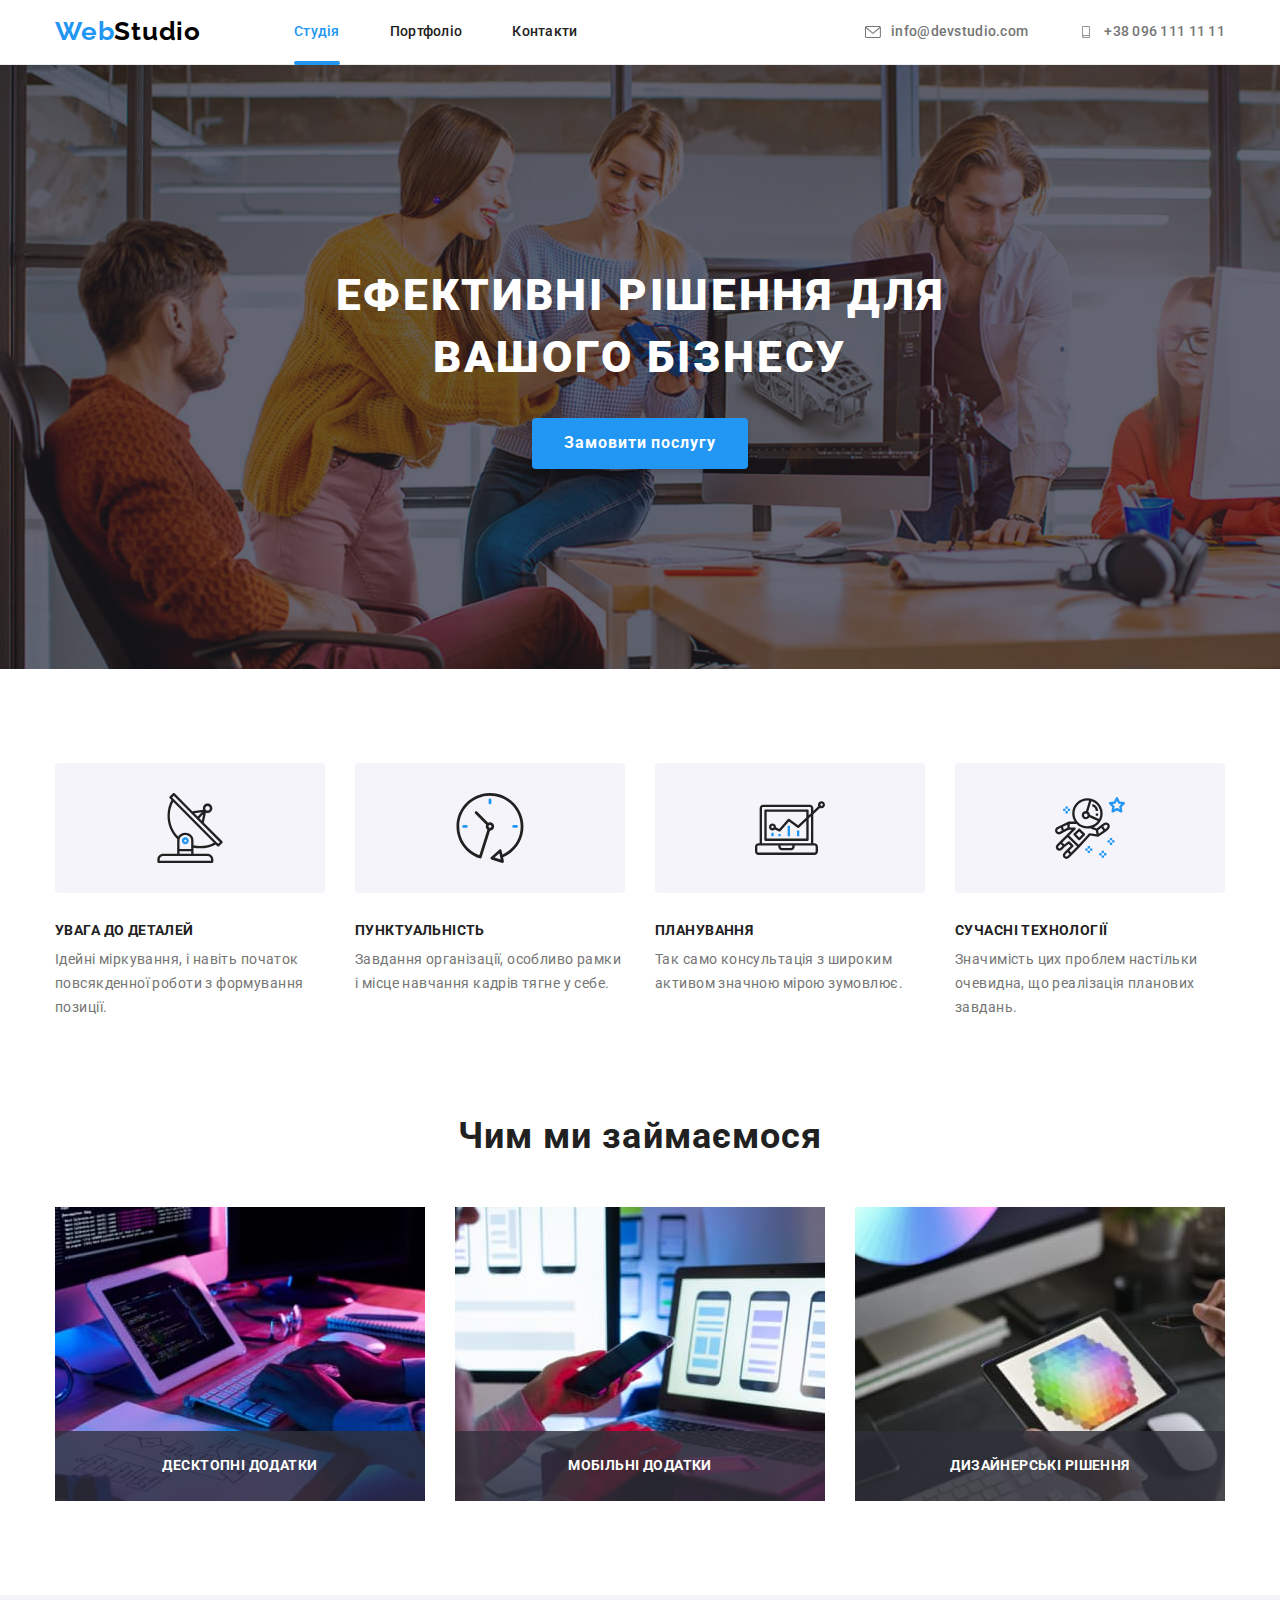
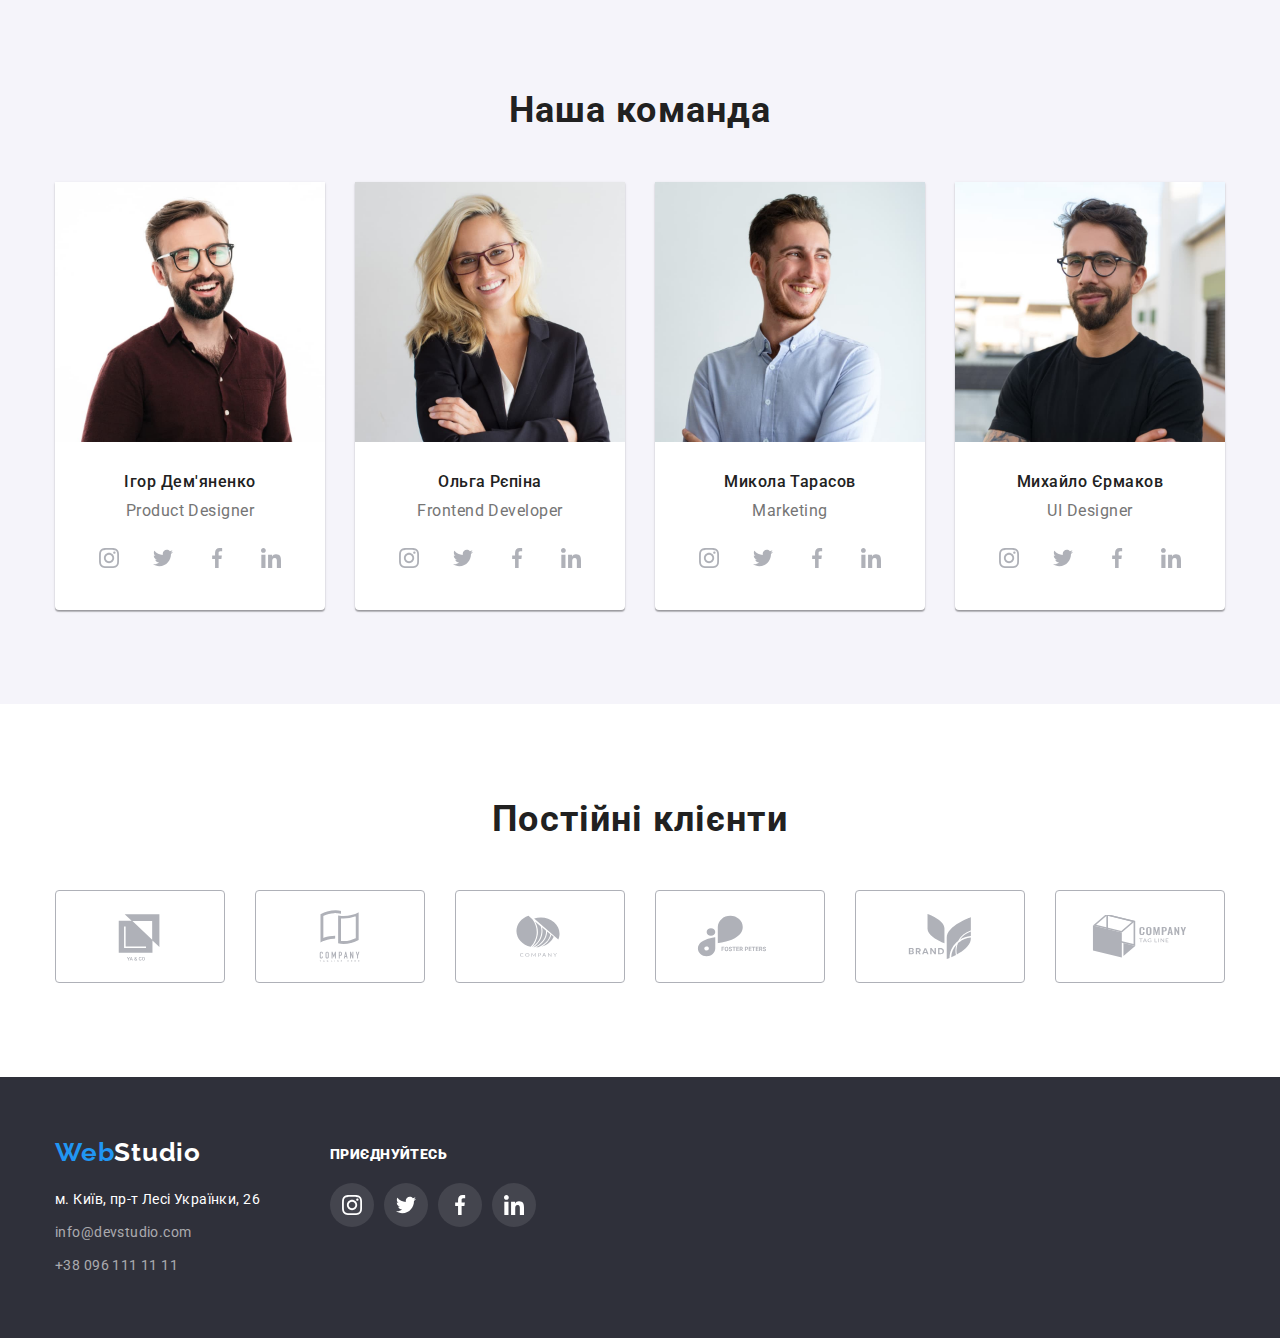
<file: index.html>
<!DOCTYPE html>
<html lang="uk">

<head>
	<meta charset="UTF-8">
	<meta http-equiv="X-UA-Compatible" content="IE=edge">
	<meta name="viewport" content="width=device-width, initial-scale=1.0">
	<title>WebStudio | Creative workshop</title>
	<link rel="preconnect" href="https://fonts.googleapis.com">
	<link rel="preconnect" href="https://fonts.gstatic.com" crossorigin>
	<link
		href="https://fonts.googleapis.com/css2?family=Raleway:wght@700&family=Roboto:wght@400;500;700;900&display=swap"
		rel="stylesheet">
	<link rel="stylesheet" href="https://cdn.jsdelivr.net/npm/modern-normalize@1.1.0/modern-normalize.min.css" />
	<link href="./css/style.css" rel="stylesheet">
</head>

<body>
	<!-- header block-->
	<header class="header">
		<div class="header-container container">
			<nav class="header-nav">
				<a class="logo header-logo" href="./index.html"><span class="blue-part">Web</span><span
						class="black-part">Studio</span></a>
				<ul class="site-list list">
					<li><a class="header-link active-site-link link" href="./index.html">Студія</a></li>
					<li><a class="header-link link" href="./portfolio.html">Портфоліо</a></li>
					<li><a class="header-link link" href="">Контакти</a></li>
				</ul>
			</nav>
			<ul class="contacts-list list">
				<li><a class="link contact" href="mailto:info@devstudio.com">
						<svg class="icon-contact" width="16" height="12">
							<use href="./images/icons-no-optomization.svg#icon-mail"></use>
						</svg>
						info@devstudio.com</a></li>
				<li><a class="link contact" href="tel:+380961111111">
						<svg class="icon-contact" width="16" height="12">
							<use href="./images/icons.svg#icon-phone"></use>
						</svg>
						+38 096 111 11 11</a></li>
			</ul>
		</div>
	</header>

	<!-- main block -->
	<main>
		<!-- hero -->
		<div class="hero-bg">
			<section class="hero">
				<div class="container ">
					<h1 class="hero-title">Ефективні рішення для вашого бізнесу</h1>
					<button class="button-primary" type="button" data-modal-open>Замовити послугу</button>
				</div>
			</section>
		</div>


		<!-- Advantages -->
		<section class="advantages section">
			<div class="container">
				<!-- h2 won't to show here -->
				<h2 class="visually-hidden">Переваги компанії</h2>
				<ul class="advantages-list list">
					<li class="advantages-item">
						<div class="advantages-icon-wrapper">
							<svg class="advantages-icon">
								<use href="./images/icons.svg#icon-antenna"></use>
							</svg>
						</div>
						<h3 class="advantage-title">УВАГА ДО ДЕТАЛЕЙ</h3>
						<p class="advantage-desc">Ідейні міркування, і навіть початок повсякденної роботи з формування
							позиції.
						</p>
					</li>
					<li class="advantages-item">
						<div class="advantages-icon-wrapper">
							<svg class="advantages-icon">
								<use href="./images/icons.svg#icon-clock"></use>
							</svg>
						</div>
						<h3 class="advantage-title">ПУНКТУАЛЬНІСТЬ</h3>
						<p class="advantage-desc">Завдання організації, особливо рамки і місце навчання кадрів тягне у себе.
						</p>
					</li>
					<li class="advantages-item">
						<div class="advantages-icon-wrapper">
							<svg class="advantages-icon">
								<use href="./images/icons.svg#icon-diagram"></use>
							</svg>
						</div>
						<h3 class="advantage-title">ПЛАНУВАННЯ</h3>
						<p class="advantage-desc">Так само консультація з широким активом значною мірою зумовлює.</p>
					</li>
					<li class="advantages-item">
						<div class="advantages-icon-wrapper">
							<svg class="advantages-icon">
								<use href="./images/icons.svg#icon-astronaut"></use>
							</svg>
						</div>
						<h3 class="advantage-title">СУЧАСНІ ТЕХНОЛОГІЇ</h3>
						<p class="advantage-desc">Значимість цих проблем настільки очевидна, що реалізація планових завдань.
						</p>
					</li>
				</ul>
			</div>
		</section>

		<!-- What we do -->
		<section class="work section">
			<div class="container">
				<h2 class="poster">Чим ми займаємося</h2>
				<ul class="work-list list">
					<li class="work-item">
						<div class="work-thumb">
							<img src="./images/studio-images/codding.jpg" width="370" alt="Програміст пише код додатку">
							<div class="work-description-wrapper">
								<p class="work-description">
									Десктопні додатки
								</p>
							</div>
						</div>
					</li>
					<li class="work-item">
						<div class="work-thumb">
							<img src="./images/studio-images/testing.jpg" width="370"
								alt="Тестувальник перевіряє роботу додатку">
							<div class="work-description-wrapper">
								<p class="work-description">
									Мобільні додатки </p>
							</div>
						</div>
					</li>
					<li class="work-item">
						<div class="work-thumb">
							<img src="./images/studio-images/dessigning.jpg" width="370"
								alt="Дизайнер розробляє кольорову схему додатку">
							<div class="work-description-wrapper">
								<p class="work-description">
									Дизайнерські рішення
								</p>
							</div>
						</div>
					</li>
				</ul>
			</div>
		</section>

		<!-- Team -->
		<section class="team section">
			<div class="container">
				<h2 class="poster">Наша команда</h2>
				<ul class="team-list list">
					<li class="team-item">
						<img class="team-item-avatar" src="./images/studio-images/person1.jpg" width="270"
							alt="Член команди Ігор Дем'яненко">
						<div class="team-item-wrapper">
							<h3 class="person-name">Ігор Дем'яненко</h3>
							<p class="person-profession">
								Product Designer
							</p>
							<ul class="social-list list">
								<li class="social-list-item">
									<a href="" class="social-link">
										<svg class="social-link-icon">
											<use href="./images/icons.svg#icon-instagram"></use>
										</svg>
									</a>
								</li>
								<li class="social-list-item">
									<a href="" class="social-link">
										<svg class="social-link-icon">
											<use href="./images/icons.svg#icon-twitter"></use>
										</svg>
									</a>
								</li>
								<li class="social-list-item">
									<a href="" class="social-link">
										<svg class="social-link-icon">
											<use href="./images/icons.svg#icon-facebook"></use>
										</svg>
									</a>
								</li>
								<li class="social-list-item">
									<a href="" class="social-link">
										<svg class="social-link-icon">
											<use href="./images/icons.svg#icon-linkedin"></use>
										</svg>
									</a>
								</li>
							</ul>
						</div>
					</li>
					<li class="team-item">
						<img class="team-item-avatar" src="./images/studio-images/person2.jpg" width="270"
							alt="Член команди Ольга Рєпіна">
						<div class="team-item-wrapper">
							<h3 class="person-name">Ольга Рєпіна</h3>
							<p class="person-profession">
								Frontend Developer
							</p>
							<ul class="social-list list">
								<li class="social-list-item">
									<a href="" class="social-link">
										<svg class="social-link-icon">
											<use href="./images/icons.svg#icon-instagram"></use>
										</svg>
									</a>
								</li>
								<li class="social-list-item">
									<a href="" class="social-link">
										<svg class="social-link-icon">
											<use href="./images/icons.svg#icon-twitter"></use>
										</svg>
									</a>
								</li>
								<li class="social-list-item">
									<a href="" class="social-link">
										<svg class="social-link-icon">
											<use href="./images/icons.svg#icon-facebook"></use>
										</svg>
									</a>
								</li>
								<li class="social-list-item">
									<a href="" class="social-link">
										<svg class="social-link-icon">
											<use href="./images/icons.svg#icon-linkedin"></use>
										</svg>
									</a>
								</li>
							</ul>
						</div>
					</li>
					<li class="team-item">
						<img class="team-item-avatar" src="./images/studio-images/person3.jpg" width="270"
							alt="Член команди Микола Тарасов">
						<div class="team-item-wrapper">
							<h3 class="person-name">Микола Тарасов</h3>
							<p class="person-profession">
								Marketing
							</p>
							<ul class="social-list list">
								<li class="social-list-item">
									<a href="" class="social-link">
										<svg class="social-link-icon">
											<use href="./images/icons.svg#icon-instagram"></use>
										</svg>
									</a>
								</li>
								<li class="social-list-item">
									<a href="" class="social-link">
										<svg class="social-link-icon">
											<use href="./images/icons.svg#icon-twitter"></use>
										</svg>
									</a>
								</li>
								<li class="social-list-item">
									<a href="" class="social-link">
										<svg class="social-link-icon">
											<use href="./images/icons.svg#icon-facebook"></use>
										</svg>
									</a>
								</li>
								<li class="social-list-item">
									<a href="" class="social-link">
										<svg class="social-link-icon">
											<use href="./images/icons.svg#icon-linkedin"></use>
										</svg>
									</a>
								</li>
							</ul>
						</div>
					</li>
					<li class="team-item">
						<img class="team-item-avatar" src="./images/studio-images/person4.jpg" width="270"
							alt="Член команди Михайло Єрмаков">
						<div class="team-item-wrapper">
							<h3 class="person-name">Михайло Єрмаков</h3>
							<p class="person-profession">
								UI Designer
							</p>
							<ul class="social-list list">
								<li class="social-list-item">
									<a href="" class="social-link">
										<svg class="social-link-icon">
											<use href="./images/icons.svg#icon-instagram"></use>
										</svg>
									</a>
								</li>
								<li class="social-list-item">
									<a href="" class="social-link">
										<svg class="social-link-icon">
											<use href="./images/icons.svg#icon-twitter"></use>
										</svg>
									</a>
								</li>
								<li class="social-list-item">
									<a href="" class="social-link">
										<svg class="social-link-icon">
											<use href="./images/icons.svg#icon-facebook"></use>
										</svg>
									</a>
								</li>
								<li class="social-list-item">
									<a href="" class="social-link">
										<svg class="social-link-icon">
											<use href="./images/icons.svg#icon-linkedin"></use>
										</svg>
									</a>
								</li>
							</ul>
						</div>
					</li>
				</ul>
			</div>
		</section>


		<!-- clients -->

		<section class="section clients">

			<div class="container">
				<h2 class="poster">Постійні клієнти</h2>
				<ul class="clients-list list">
					<li class="clients-item">
						<a href="" class="client-link">
							<svg class="client-icon">
								<use href="./images/icons.svg#icon-yago"></use>
							</svg>
						</a>
					</li>
					<li class="clients-item">
						<a href="" class="client-link">
							<svg class="client-icon">
								<use href="./images/icons.svg#icon-company-tagline1"></use>
							</svg>
						</a>
					</li>
					<li class="clients-item">
						<a href="" class="client-link">
							<svg class="client-icon">
								<use href="./images/icons.svg#icon-company"></use>
							</svg>
						</a>
					</li>
					<li class=" clients-item">
						<a href="" class="client-link">
							<svg class="client-icon">
								<use href="./images/icons.svg#icon-foster"></use>
							</svg>
						</a>
					</li>
					<li class="clients-item">
						<a href="" class="client-link">
							<svg class="client-icon">
								<use href="./images/icons.svg#icon-brand"></use>
							</svg>
						</a>
					</li>
					<li class="clients-item">
						<a href="" class="client-link">
							<svg class="client-icon">
								<use href="./images/icons.svg#icon-company-tagline2"></use>
							</svg>
						</a>
					</li>
				</ul>
			</div>

		</section>

	</main>

	<!-- footer block -->
	<footer class="footer">
		<div class="container footer-block">
			<div class="footer-contact-block">
				<a class="logo footer-logo" href="./index.html"><span class="blue-part">Web</span><span
						class="white-part">Studio</span></a>
				<address>
					<ul class="address-list">
						<li class="address-item"><a class="footer-map"
								href="hhttps://www.google.com.ua/maps/place/%D0%B1%D1%83%D0%BB%D1%8C%D0%B2%D0%B0%D1%80+%D0%9B%D0%B5%D1%81%D1%96+%D0%A3%D0%BA%D1%80%D0%B0%D1%97%D0%BD%D0%BA%D0%B8,+26,+%D0%9A%D0%B8%D1%97%D0%B2,+02000/@50.4265807,30.5383858,17z/data=!3m1!4b1!4m5!3m4!1s0x40d4cf0e033ecbe9:0x57a4dffefec77da0!8m2!3d50.4265807!4d30.5383859?hl=uk"
								target="_blank" rel="noopener noreferrer">м. Київ, пр-т Лесі Українки, 26</a></li>
						<li class="address-item"><a class="link footer-contact"
								href="mailto:info@devstudio.com">info@devstudio.com</a>
						</li>
						<li class="address-item"><a class="link footer-contact" href="tel:+380961111111">+38 096 111 11 11</a>
						</li>
					</ul>
				</address>
			</div>
			<div class="footer-social-block">
				<h2 class='footer-go'><strong>Приєднуйтесь</strong></h2>
				<ul class="footer-social-list list">
					<li class="footer-social-item">
						<a href="" class="footer-social-link">
							<svg class="footer-social-icon">
								<use href="./images/icons.svg#icon-instagram"></use>
							</svg>
						</a>
					</li>
					<li class="footer-social-item">
						<a href="" class="footer-social-link">
							<svg class="footer-social-icon">
								<use href="./images/icons.svg#icon-twitter"></use>
							</svg>
						</a>
					</li>
					<li class="footer-social-item">
						<a href="" class="footer-social-link">
							<svg class="footer-social-icon">
								<use href="./images/icons.svg#icon-facebook"></use>
							</svg>
						</a>
					</li>
					<li class="footer-social-item">
						<a href="" class="footer-social-link">
							<svg class="footer-social-icon">
								<use href="./images/icons.svg#icon-linkedin"></use>
							</svg>
						</a>
					</li>
				</ul>
			</div>
		</div>
	</footer>

	<div class="backdrop is-hidden" data-modal>
		<div class="modal">
			<p class="modal-text">
				Lorem ipsum dolor sit amet, consectetur adipisicing elit. Necessitatibus quis ipsa eius iste maxime quam
				odit
				ullam consequuntur laudantium, corporis corrupti voluptatum obcaecati praesentium nobis unde perferendis id
				earum exercitationem?
			</p>
			<button class="modal-close-btn" type="button" data-modal-close>
				<svg class="modal-close-btn-icon" width="25" height="25">
					<use href="./images/icons.svg#icon-cross"></use>
				</svg>
			</button>
		</div>
	</div>


	<script src="./js/modal.js"></script>
</body>

</html>
</file>
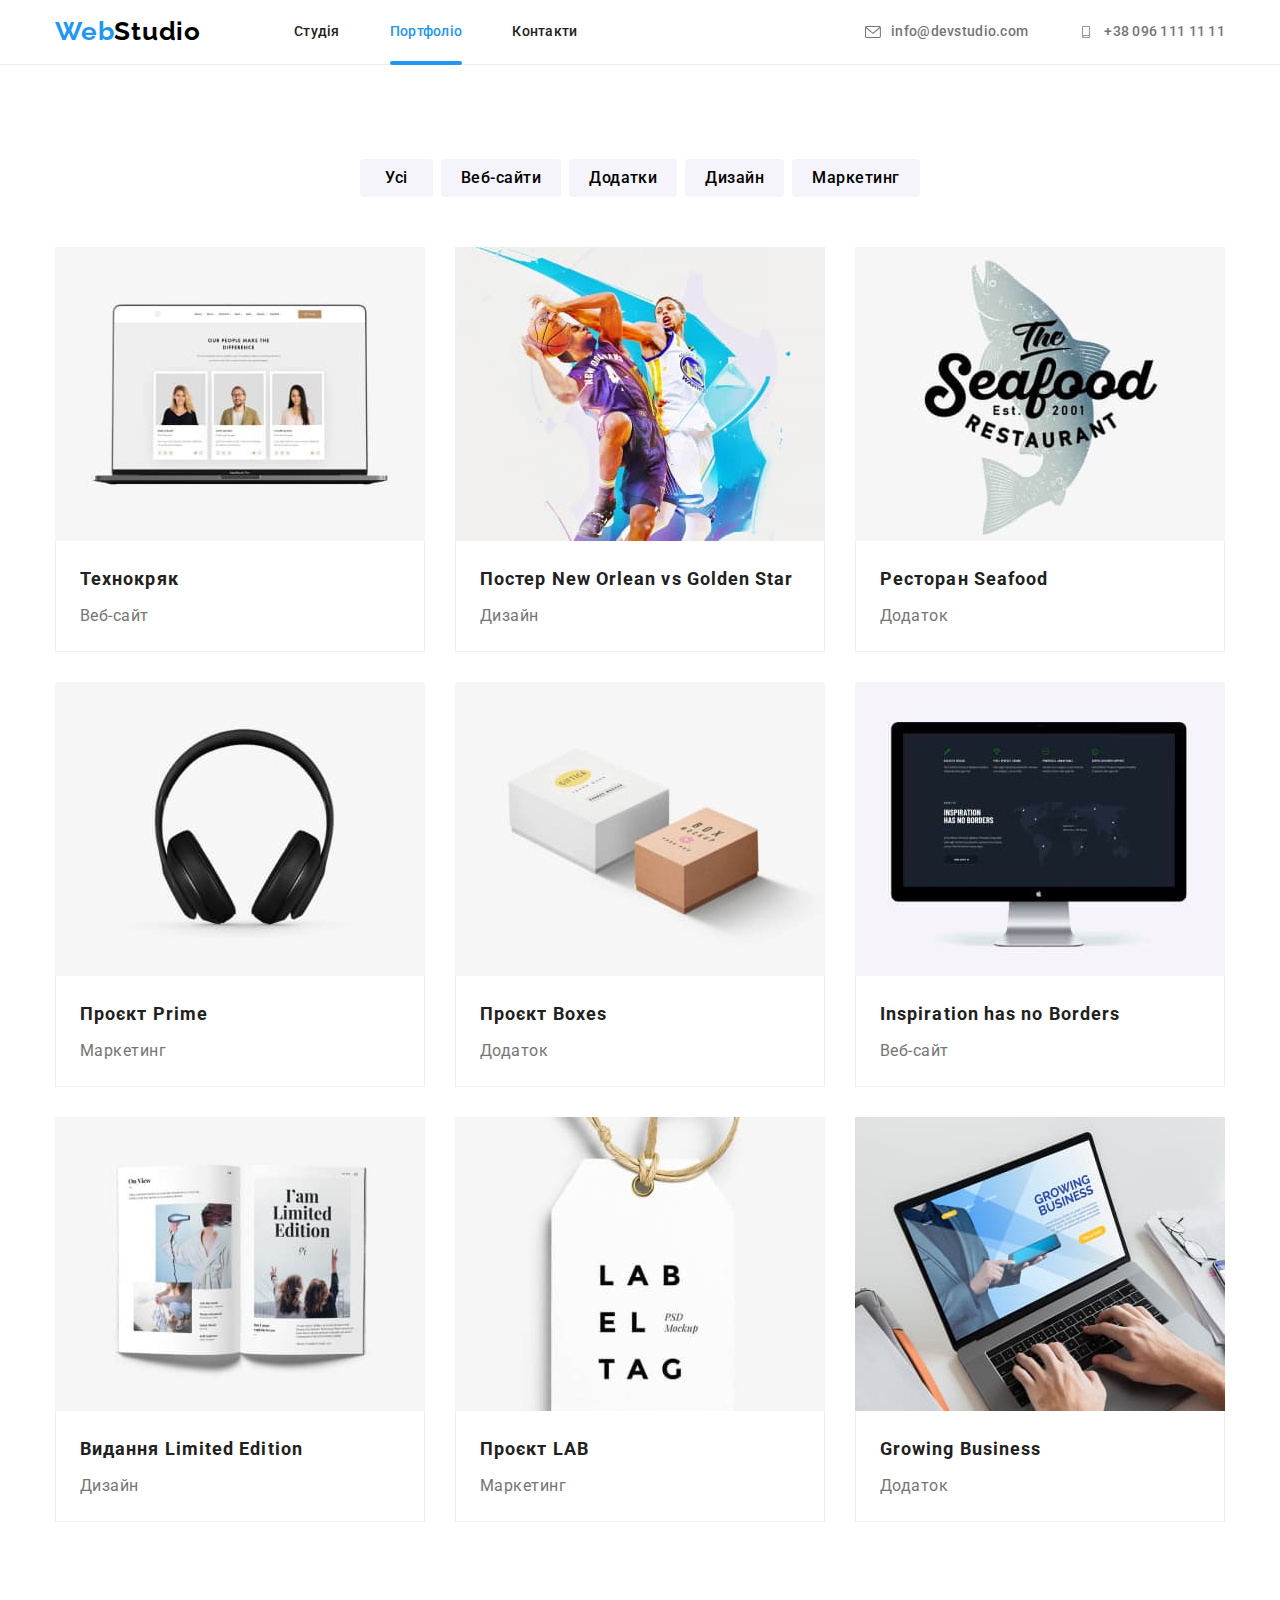
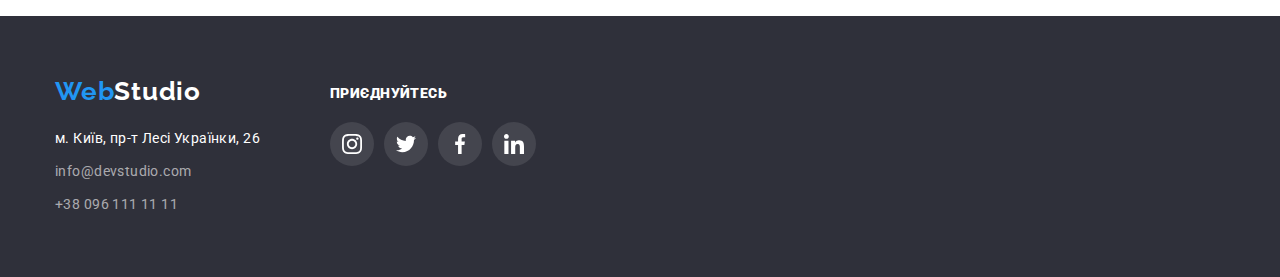
<file: portfolio.html>
<!DOCTYPE html>
<html lang="uk">

<head>
	<meta charset="UTF-8">
	<meta http-equiv="X-UA-Compatible" content="IE=edge">
	<meta name="viewport" content="width=device-width, initial-scale=1.0">
	<title>WebStudio | Portfolio</title>
	<link rel="preconnect" href="https://fonts.googleapis.com">
	<link rel="preconnect" href="https://fonts.gstatic.com" crossorigin>
	<link
		href="https://fonts.googleapis.com/css2?family=Raleway:wght@700&family=Roboto:wght@400;500;700;900&display=swap"
		rel="stylesheet">
	<link rel="stylesheet" href="https://cdn.jsdelivr.net/npm/modern-normalize@1.1.0/modern-normalize.min.css" />
	<link href="./css/style.css" rel="stylesheet">
</head>

<body>
	<!-- header block-->
	<header class="header">
		<div class="header-container container">
			<nav class="header-nav">
				<a class="logo" href="./index.html"><span class="blue-part">Web</span><span
						class="black-part">Studio</span></a>
				<ul class="site-list list">
					<li><a class="header-link site-link link" href="./index.html">Студія</a></li>
					<li><a class="header-link site-link active-site-link link" href="./portfolio.html">Портфоліо</a>
					</li>
					<li><a class="header-link site-link link" href="">Контакти</a></li>
				</ul>
			</nav>
			<ul class="contacts-list list">
				<li><a class="link contact" href="mailto:info@devstudio.com">
						<svg class="icon-contact" width="16" height="12">
							<use href="./images/icons-no-optomization.svg#icon-mail"></use>
						</svg>
						info@devstudio.com
					</a></li>
				<li><a class="link contact" href="tel:+380961111111">
						<svg class="icon-contact" width="16" height="12">
							<use href="./images/icons.svg#icon-phone"></use>
						</svg>
						+38 096 111 11 11</a></li>
			</ul>
		</div>
	</header>

	<!-- main block -->
	<main class="main section">

		<section>
			<div class="container">
				<!-- h1 will not show here -->
				<h1 class="visually-hidden">Пошук робіт компанії WebStudio</h1>

				<!-- Buttons -->
				<ul class="filter-list list">
					<li><button class="filter-button filter-button-different" type="button">Усі</button></li>
					<li><button class="filter-button" type="button">Веб-сайти</button>
					</li>
					<li><button class="filter-button" type="button">Додатки</button></li>
					<li><button class="filter-button" type="button">Дизайн</button></li>
					<li><button class="filter-button" type="button">Маркетинг</button></li>
				</ul>

				<!-- Cards list result -->
				<ul class="results-list list">
					<li class="results-link">
						<a href="" class="link-for-result">
							<div class="result-thumb">
								<img src=" ./images/portfolio-images/techno.jpg" alt="Веб-сайт компанії Технокряк">
								<div class="result-overlay">
									<p class="strategies-overlay-text">
										Ресурс пропонує комплексні пропозиції з різним рівнем
										функціоналу та
										сервісів.
										Все це дозволить відвідувачу отримати
										вичерпні відомості про компанію чи приватну особу.
									</p>
								</div>
							</div>
							<div class="result-description-wrapper">
								<h2 class="result-title">Технокряк</h2>
								<p class="result-subtitle">Веб-сайт</p>
							</div>
						</a>
					</li>
					<li class="results-link">
						<a href="" class="link-for-result">
							<div class="result-thumb">
								<img src="./images/portfolio-images/poster.jpg" alt="Постер з баскетболістами">
								<div class="result-overlay">
									<p class="strategies-overlay-text">
										Ресурс пропонує комплексні пропозиції з різним рівнем
										функціоналу та
										сервісів.
										Все це дозволить відвідувачу отримати
										вичерпні відомості про компанію чи приватну особу.
									</p>
								</div>
							</div>
							<div class="result-description-wrapper">
								<h2 class="result-title">Постер New Orlean vs Golden Star</h2>
								<p class="result-subtitle">Дизайн</p>
							</div>
						</a>
					</li>
					<li class="results-link">
						<a href="" class="link-for-result">
							<div class="result-thumb">
								<img src="./images/portfolio-images/seafood.jpg" alt="Логотип ресторану Seafood">
								<div class="result-overlay">
									<p class="strategies-overlay-text">
										Ресурс пропонує комплексні пропозиції з різним рівнем
										функціоналу та
										сервісів.
										Все це дозволить відвідувачу отримати
										вичерпні відомості про компанію чи приватну особу.
									</p>
								</div>
							</div>
							<div class="result-description-wrapper">
								<h2 class="result-title">Ресторан Seafood</h2>
								<p class="result-subtitle">Додаток</p>
							</div>
						</a>
					</li>
					<li class="results-link">
						<a href="" class="link-for-result">
							<div class="result-thumb">
								<img src="./images/portfolio-images/prime.jpg" alt="Навушники компанії Prime">
								<div class="result-overlay">
									<p class="strategies-overlay-text">
										Ресурс пропонує комплексні пропозиції з різним рівнем
										функціоналу та
										сервісів.
										Все це дозволить відвідувачу отримати
										вичерпні відомості про компанію чи приватну особу.
									</p>
								</div>
							</div>
							<div class="result-description-wrapper">
								<h2 class="result-title">Проєкт Prime</h2>
								<p class="result-subtitle">Маркетинг</p>
							</div>
						</a>
					</li>
					<li class="results-link">
						<a href="" class="link-for-result">
							<div class="result-thumb">
								<img src="./images/portfolio-images/boxes.jpg" alt="Коробки компанії Boxes">
								<div class="result-overlay">
									<p class="strategies-overlay-text">
										Ресурс пропонує комплексні пропозиції з різним рівнем
										функціоналу та
										сервісів.
										Все це дозволить відвідувачу отримати
										вичерпні відомості про компанію чи приватну особу.
									</p>
								</div>
							</div>
							<div class="result-description-wrapper">
								<h2 class="result-title">Проєкт Boxes</h2>
								<p class="result-subtitle">Додаток</p>
							</div>
						</a>
					</li>
					<li class="results-link">
						<a href="" class="link-for-result">
							<div class="result-thumb">
								<img src="./images/portfolio-images/inspiration.jpg" alt="Комп'ютер з відкритим
							веб-сайтом">
								<div class="result-overlay">
									<p class="strategies-overlay-text">
										Ресурс пропонує комплексні пропозиції з різним рівнем
										функціоналу та
										сервісів.
										Все це дозволить відвідувачу отримати
										вичерпні відомості про компанію чи приватну особу.
									</p>
								</div>
							</div>
							<div class="result-description-wrapper">
								<h2 class="result-title">Inspiration has no Borders</h2>
								<p class="result-subtitle">Веб-сайт</p>
							</div>
						</a>
					</li>
					<li class="results-link">
						<a href="" class="link-for-result">
							<div class="result-thumb">
								<img src="./images/portfolio-images/limited.jpg" alt="Книга з новим дизайном">
								<div class="result-overlay">
									<p class="strategies-overlay-text">
										Ресурс пропонує комплексні пропозиції з різним рівнем
										функціоналу та
										сервісів.
										Все це дозволить відвідувачу отримати
										вичерпні відомості про компанію чи приватну особу.
									</p>
								</div>
							</div>
							<div class="result-description-wrapper">
								<h2 class="result-title">Видання Limited Edition</h2>
								<p class="result-subtitle">Дизайн</p>
							</div>
						</a>
					</li>
					<li class="results-link">
						<a href="" class="link-for-result">
							<div class="result-thumb">
								<img src="./images/portfolio-images/lab.jpg" alt="Бирка на товар">
								<div class="result-overlay">
									<p class="strategies-overlay-text">
										Ресурс пропонує комплексні пропозиції з різним рівнем
										функціоналу та
										сервісів.
										Все це дозволить відвідувачу отримати
										вичерпні відомості про компанію чи приватну особу.
									</p>
								</div>
							</div>
							<div class="result-description-wrapper">
								<h2 class="result-title">Проєкт LAB</h2>
								<p class="result-subtitle">Маркетинг</p>
							</div>
						</a>
					</li>
					<li class="results-link">
						<a href="" class="link-for-result">
							<div class="result-thumb">
								<img src="./images/portfolio-images/business.jpg"
									alt="Комп'ютер з відкритим додатком Growing Business">
								<div class="result-overlay">
									<div class="result-overlay">
										<p class="strategies-overlay-text">
											Ресурс пропонує комплексні пропозиції з різним рівнем
											функціоналу та
											сервісів.
											Все це дозволить відвідувачу отримати
											вичерпні відомості про компанію чи приватну особу.
										</p>
									</div>
								</div>
							</div>
							<div class="result-description-wrapper">
								<h2 class="result-title">Growing Business</h2>
								<p class="result-subtitle">Додаток</p>
							</div>
						</a>
					</li>
				</ul>
			</div>
		</section>
	</main>

	<!-- footer block -->
	<footer class="footer">
		<div class="container footer-block">
			<div class="footer-contact-block">
				<a class="logo footer-logo" href="./index.html"><span class="blue-part">Web</span><span
						class="white-part">Studio</span></a>
				<address>
					<ul class="address-list">
						<li class="address-item"><a class="footer-map"
								href="hhttps://www.google.com.ua/maps/place/%D0%B1%D1%83%D0%BB%D1%8C%D0%B2%D0%B0%D1%80+%D0%9B%D0%B5%D1%81%D1%96+%D0%A3%D0%BA%D1%80%D0%B0%D1%97%D0%BD%D0%BA%D0%B8,+26,+%D0%9A%D0%B8%D1%97%D0%B2,+02000/@50.4265807,30.5383858,17z/data=!3m1!4b1!4m5!3m4!1s0x40d4cf0e033ecbe9:0x57a4dffefec77da0!8m2!3d50.4265807!4d30.5383859?hl=uk"
								target="_blank" rel="noopener noreferrer">м. Київ, пр-т Лесі Українки, 26</a></li>
						<li class="address-item"><a class="link footer-contact"
								href="mailto:info@devstudio.com">info@devstudio.com</a>
						</li>
						<li class="address-item"><a class="link footer-contact" href="tel:+380961111111">+38 096 111 11 11</a>
						</li>
					</ul>
				</address>
			</div>
			<div class="footer-social-block">
				<h2 class='footer-go'><strong>Приєднуйтесь</strong></h2>
				<ul class="footer-social-list list">
					<li class="footer-social-item">
						<a href="" class="footer-social-link">
							<svg class="footer-social-icon">
								<use href="./images/icons.svg#icon-instagram"></use>
							</svg>
						</a>
					</li>
					<li class="footer-social-item">
						<a href="" class="footer-social-link">
							<svg class="footer-social-icon">
								<use href="./images/icons.svg#icon-twitter"></use>
							</svg>
						</a>
					</li>
					<li class="footer-social-item">
						<a href="" class="footer-social-link">
							<svg class="footer-social-icon">
								<use href="./images/icons.svg#icon-facebook"></use>
							</svg>
						</a>
					</li>
					<li class="footer-social-item">
						<a href="" class="footer-social-link">
							<svg class="footer-social-icon">
								<use href="./images/icons.svg#icon-linkedin"></use>
							</svg>
						</a>
					</li>
				</ul>
			</div>
		</div>
	</footer>
</body>

</html>
</file>
<file: css/style.css>
/* --------------------------------------------------------------------------- */
/* variables */
:root {
  --accent-color: #2196f3;
  --secondary-accent-color: #188ce8;
  --text-color: #212121;
  --black-color: #000000;
  --white-color: #ffffff;
  --gray-color: #757575;
  --transparent-color: rgba(255, 255, 255, 0.6);
  --main-font: "Roboto", sans-serif;
  --accent-font: "Raleway", sans-serif;
  --main-font-size: 14px;
  --secondary-font-size: 16px;
  --background-color-white: #ffffff;
  --background-color-darkest-white: #f5f5f5;
  --background-color-pink: #f5f4fa;
  --background-color-dark: #2f303a;
}

h1,
h2,
h3,
h4,
h5,
h6,
p {
  margin-top: 0;
  margin-bottom: 0;
}

ul,
ol {
  margin-top: 0;
  margin-bottom: 0;
  padding-left: 0;
}

img {
  display: block;
}

button {
  cursor: pointer;
}

.list {
  list-style: none;
}

.link {
  text-decoration: none;
  transition: color 0.3s cubic-bezier(0.4, 0, 0.2, 1);
}

.visually-hidden {
  position: absolute;
  width: 1px;
  height: 1px;
  margin: -1px;
  border: 0;
  padding: 0;
  white-space: nowrap;
  clip-path: inset(100%);
  clip: rect(0 0 0 0);
  overflow: hidden;
}

body {
  font-family: var(--main-font), Arial, Helvetica, Verdana, sans-serif;
  font-size: var(--main-font-size);
  background-color: var(--background-color-white);
  color: var(--text-color);
}

.section {
  padding-top: 94px;
  padding-bottom: 94px;
}

.container {
  width: 1200px;
  padding-left: 15px;
  padding-right: 15px;
  margin-left: auto;
  margin-right: auto;
}

/* --------------------------------------------------------------------------- */
/* common css (header and footer) */
/* header */
.header {
  border-bottom: 1px solid #ececec;
}

.header-container {
  display: flex;
  align-items: center;
}

.header-nav {
  display: flex;
  align-items: center;
  column-gap: 93px;
}

.logo {
  font-family: var(--accent-font);
  font-size: 26px;
  font-weight: 700;
  line-height: 1.2;
  letter-spacing: 0.03em;
  text-decoration: none;
}

.blue-part {
  color: var(--accent-color);
}
.black-part {
  color: var(--black-color);
}

.site-list {
  display: flex;
  column-gap: 50px;
}

.site-item {
  position: relative;
}

.contacts-list {
  margin-left: auto;
  display: flex;
  column-gap: 50px;
  font-weight: 500;
}
.link {
  color: inherit;
  text-decoration: none;
  line-height: 1.14;
  letter-spacing: 0.02em;
  font-weight: 500;
}
.link:hover,
.link:focus {
  color: var(--accent-color);
}

.header-link {
  display: block;
  padding: 24px 0;
}

.active-site-link {
  color: var(--accent-color);
  position: relative;
}

.active-site-link::after {
  content: "";
  display: block;
  position: absolute;
  width: 100%;
  margin-bottom: -1px;

  bottom: 0;
  height: 4px;
  border-radius: 2px;
  background-color: var(--accent-color);
}

.contact {
  color: var(--gray-color);
  display: flex;
  align-items: center;
  column-gap: 10px;
}

.icon-contact {
  fill: #757575;
 transition: fill 250ms cubic-bezier(0.4, 0, 0.2, 1);
}

.link:hover .icon-contact,
.link:focus .icon-contact {
  fill: var(--accent-color);
}

/* footer */
footer {
  background-color: var(--background-color-dark);
  padding: 60px 15px;
}

.footer-block {
  display: flex;
  column-gap: 70px;
}

.footer-logo {
  display: inline-block;
  margin-bottom: 20px;
}

.white-part {
  color: var(--white-color);
}
.address-list {
  list-style: none;
}

.address-item:not(:last-child) {
  margin-bottom: 9px;
}

.footer-map {
  color: var(--white-color);
  line-height: 1.71;
  letter-spacing: 0.03em;
  font-style: normal;
  text-decoration: none;

  transition: color 250ms cubic-bezier(0.4, 0, 0.2, 1);
}

.footer-map:hover,
.footer-map:focus {
  color: var(--accent-color);
}

.footer-go {
  font-weight: 700;
  font-size: 14px;
  line-height: 1.14;
  letter-spacing: 0.03em;
  text-transform: uppercase;
  color: var(--white-color);

  padding-top: 10px;
  margin-bottom: 20px;
}

.footer-contact {
  font-weight: 400;
  color: var(--transparent-color);
  letter-spacing: 0.03em;
  line-height: 1.71;
  font-style: normal;
}

.footer-social-list {
  display: flex;
  flex-wrap: wrap;
  column-gap: 10px;
}

.footer-social-link {
  display: flex;
  justify-content: center;
  align-items: center;
  border-radius: 50%;
  width: 44px;
  height: 44px;
  background: rgba(255, 255, 255, 0.1);

  transition: background-color 250ms cubic-bezier(0.4, 0, 0.2, 1);
}

.footer-social-icon {
  fill: var(--white-color);
  width: 20px;
  height: 20px;
}

.footer-social-link:hover,
.footer-social-link:focus {
  background-color: var(--accent-color);
}

/* --------------------------------------------------------------------------- */
/* сss for index.html */

/* ===== HERO ===== */
.hero {
  background-color: var(--background-color-dark);
  background-image: linear-gradient(
      rgba(47, 48, 58, 0.4),
      rgba(47, 48, 58, 0.4)
    ),
    url("../images/hero-bg.jpg");

  background-repeat: no-repeat;
  background-size: cover;

  padding-top: 200px;
  padding-bottom: 200px;
  max-width: 1600px;
  margin: 0 auto;
}

.hero-bg {
  background-color: var(--background-color-dark);
}

.hero-title {
  color: var(--white-color);
  font-weight: 900;
  font-size: 44px;
  line-height: 1.4;
  letter-spacing: 0.06em;
  text-transform: uppercase;
  text-align: center;

  width: 696px;
  margin-left: auto;
  margin-right: auto;
  margin-bottom: 30px;
}
.button-primary {
  color: var(--white-color);
  background-color: var(--accent-color);
  box-shadow: 0px 4px 4px rgba(0, 0, 0, 0.15);
  font-weight: 700;
  font-size: var(--secondary-font-size);
  line-height: 1.9;
  letter-spacing: 0.06em;
  border-radius: 4px;
  border: none;
  cursor: pointer;

  min-width: 216px;
  padding: 10px 32px;
  display: block;
  margin: 0 auto;

  transition: background-color 250ms cubic-bezier(0.4, 0, 0.2, 1);
}

.button-primary:hover,
.button-primary:focus {
  background-color: var(--secondary-accent-color);
}

/* ===== ADVANTAGES ===== */

.advantages {
  padding-bottom: 47.5px;
}

.advantages-list {
  display: flex;
  flex-wrap: wrap;
  column-gap: 30px;
}

.advantages-item {
  flex-basis: calc((100% - 3 * 30px) / 4);
}
.advantages-icon-wrapper {
  background: #f5f4fa;
  border-radius: 4px;
  display: flex;
  justify-content: center;
  align-items: center;
  padding: 30px 70px;
  margin-bottom: 30px;
}

.advantages-icon {
  width: 70px;
  height: 70px;
}

.advantage-title {
  font-weight: 700;
  font-size: var(--main-font-size);
  line-height: 1.14;
  letter-spacing: 0.03em;
  text-transform: uppercase;

  margin-bottom: 10px;
}
.advantage-desc {
  font-size: var(--main-font-size);
  line-height: 1.71;
  letter-spacing: 0.03em;
  color: var(--gray-color);
}

/* ===== WHAT WE DO ===== */

.work {
  padding-top: 47.5px;
}

.work-list {
  display: flex;
  flex-wrap: wrap;
  column-gap: 30px;
}

.work-item {
  flex-basis: calc((100% - 2 * 30px) / 3);
}

.work-thumb {
  position: relative;
}

.work-description-wrapper {
  position: absolute;
  bottom: 0;
  left: 0;
  width: 100%;
  padding: 27px 20px;
  background: rgba(47, 48, 58, 0.8);
}

.work-description {
  font-weight: 700;
  font-size: var(--main-font-size);
  line-height: 1.14;
  text-align: center;
  letter-spacing: 0.03em;
  text-transform: uppercase;
  color: var(--white-color);
}

/* ===== TEAM ===== */
.team {
  background-color: var(--background-color-pink);
}
.poster {
  font-size: 36px;
  line-height: 1.17;
  text-align: center;
  letter-spacing: 0.03em;

  margin-bottom: 50px;
}

.team-list {
  display: flex;
  flex-wrap: wrap;
  column-gap: 30px;
}

.team-item {
  font-size: var(--secondary-font-size);
  line-height: 1.2;
  letter-spacing: 0.03em;
  box-shadow: 0px 1px 3px rgba(0, 0, 0, 0.12), 0px 1px 1px rgba(0, 0, 0, 0.14),
    0px 2px 1px rgba(0, 0, 0, 0.2);
  border-radius: 0px 0px 4px 4px;
  background-color: var(--white-color);
  flex-basis: calc((100% - 3 * 30px) / 4);
}

.team-item-wrapper {
  padding: 30px 20px;
  text-align: center;
}

.person-name {
  color: var(--text-color);
  font-size: var(--secondary-font-size);
  font-weight: 500;
  letter-spacing: 0.03em;

  margin-bottom: 10px;
}
.person-profession {
  color: var(--gray-color);
  margin-bottom: 16px;
}

.social-list {
  display: flex;
  flex-wrap: wrap;
  column-gap: 10px;
  justify-content: center;
}

.social-link {
  display: flex;
  justify-content: center;
  align-items: center;
  border-radius: 50%;
  width: 44px;
  height: 44px;

  transition: background-color 250ms cubic-bezier(0.4, 0, 0.2, 1);
}

.social-link-icon {
  width: 20px;
  height: 20px;
  fill: #afb1b8;

  transition: fill 250ms cubic-bezier(0.4, 0, 0.2, 1);
}
.social-link:hover,
.social-link:focus {
  background-color: var(--accent-color);
}
.social-link:hover .social-link-icon,
.social-link:focus .social-link-icon {
  fill: #ffffff;
}

/* ===== CLIENTS ===== */

.clients-list {
  display: flex;
  flex-wrap: wrap;
  column-gap: 30px;
}

.clients-item {
  display: flex;
  justify-content: center;
  height: 93px;
  border: 1px solid #afb1b8;
  border-radius: 4px;
  flex-basis: calc((100% - 5 * 30px) / 6);

  transition: border 250ms cubic-bezier(0.4, 0, 0.2, 1);
}

.client-link {
  display: flex;
  justify-content: center;
  align-items: center;
  width: 100%;
  height: 100%;
}

.client-icon {
  width: 106px;
  height: 60px;
  fill: #afb1b8;

  transition: fill 250ms cubic-bezier(0.4, 0, 0.2, 1);
}

.clients-item:hover,
.clients-item:focus {
  border: 1px solid var(--accent-color);
}

.client-link:hover .client-icon,
.client-link:focus .client-icon {
  fill: var(--accent-color);
}
/* --------------------------------------------------------------------------- */

/* сss for portfolio.html */

.filter-list {
  display: flex;
  flex-wrap: wrap;
  column-gap: 8px;
  width: max-content;
  margin: 0 auto;
  margin-bottom: 50px;
}

.filter-button {
  font-weight: 500;
  font-size: var(--secondary-font-size);
  line-height: 1.62;
  text-align: center;
  letter-spacing: 0.03rem;
  border: none;
  background-color: var(--background-color-pink);
  border-radius: 4px;
  cursor: pointer;

  padding: 6px 20px;

  transition: color 250ms cubic-bezier(0.4, 0, 0.2, 1),
    background-color 250ms cubic-bezier(0.4, 0, 0.2, 1),
    box-shadow 250ms cubic-bezier(0.4, 0, 0.2, 1);
}
.filter-button-different {
  padding: 6px 25px;
}

.filter-button:hover,
.filter-button:focus {
  color: var(--white-color);
  background-color: var(--accent-color);
  box-shadow: 0px 3px 1px rgba(0, 0, 0, 0.1), 0px 1px 2px rgba(0, 0, 0, 0.08),
    0px 2px 2px rgba(0, 0, 0, 0.12);
}

/* ======= results ======== */

.results-list {
  display: flex;
  flex-wrap: wrap;
  gap: 30px;
}

.result-thumb {
  position: relative;
  overflow: hidden;
}

.result-overlay {
  position: absolute;
  top: 0;
  left: 0;
  width: 100%;
  height: 100%;
  transform: translateY(100%);
  padding: 63px 24px;
  font-size: 18px;
  line-height: 1.56;
  letter-spacing: 0.03em;
  color: #ffffff;
  background-color: rgba(33, 150, 243, 0.9);

  transition: transform 250ms cubic-bezier(0.4, 0, 0.2, 1);
}

.results-link {
  flex-basis: calc((100% - 2 * 30px) / 3);
}

.link-for-result {
  color: var(--text-color);
  text-decoration: none;

  transition: box-shadow 250ms cubic-bezier(0.4, 0, 0.2, 1);
}

.link-for-result:hover,
.link-for-result:focus {
  display: inline-block;

  box-shadow: 0px 1px 1px rgba(0, 0, 0, 0.12), 0px 4px 4px rgba(0, 0, 0, 0.06),
    1px 4px 6px rgba(0, 0, 0, 0.16);
}

.link-for-result:hover .result-overlay,
.link-for-result:focus .result-overlay {
  transform: translateY(0%);
}

.result-description-wrapper {
  padding: 20px 24px;
  border: 1px solid #eeeeee;
  border-top: none;
}

.result-title {
  font-weight: 700;
  font-size: 18px;
  line-height: 2;
  letter-spacing: 0.06em;
  margin-bottom: 4px;
}
.result-subtitle {
  font-size: var(--secondary-font-size);
  line-height: 1.88;
  letter-spacing: 0.03em;
  color: var(--gray-color);
}

/* =================== BACKDROP ========================= */

.backdrop {
  position: fixed;
  top: 0;
  left: 0;
  z-index: 999999;
  background-color: rgba(0, 0, 0, 0.5);
  width: 100%;
  height: 100%;
  opacity: 1;

  transition: opacity 250ms cubic-bezier(0.4, 0, 0.2, 1),
    visibility 250ms cubic-bezier(0.4, 0, 0.2, 1);
}

.backdrop.is-hidden {
  opacity: 0;
  visibility: hidden;
  pointer-events: none;
}

.backdrop.is-hidden .modal {
  transform: translate(-50%, -50%) scale(0.9);
}

/* =================== MODAL ========================= */

.modal {
  position: absolute;
  top: 50%;
  left: 50%;
  width: 400px;
  height: 400px;
  background-color: var(--white-color);
  transform: translate(-50%, -50%) scale(1);

  padding: 20px 40px;

  transition: transform 250ms cubic-bezier(0.4, 0, 0.2, 1);
}

.modal-close-btn {
  position: absolute;
  top: 1%;
  right: 1%;
  display: flex;
  justify-content: center;
  align-items: center;
  width: 40px;
  height: 40px;
  background-color: transparent;

  border: 1px dashed var(--gray-color);
  border-radius: 50%;

  transition: border 250ms cubic-bezier(0.4, 0, 0.2, 1);
}

.modal-close-btn-icon {
  fill: var(--gray-color);
  transition: fill 250ms cubic-bezier(0.4, 0, 0.2, 1);
}

.modal-close-btn:hover,
.modal-close-btn:focus {
  border: 1px solid var(--accent-color);
}

.modal-close-btn:hover .modal-close-btn-icon,
.modal-close-btn:focus .modal-close-btn-icon {
  fill: var(--accent-color);
}

.modal-text {
  font-size: 20px;
  line-height: 1.5;
}
/* ============================================ */
</file>
